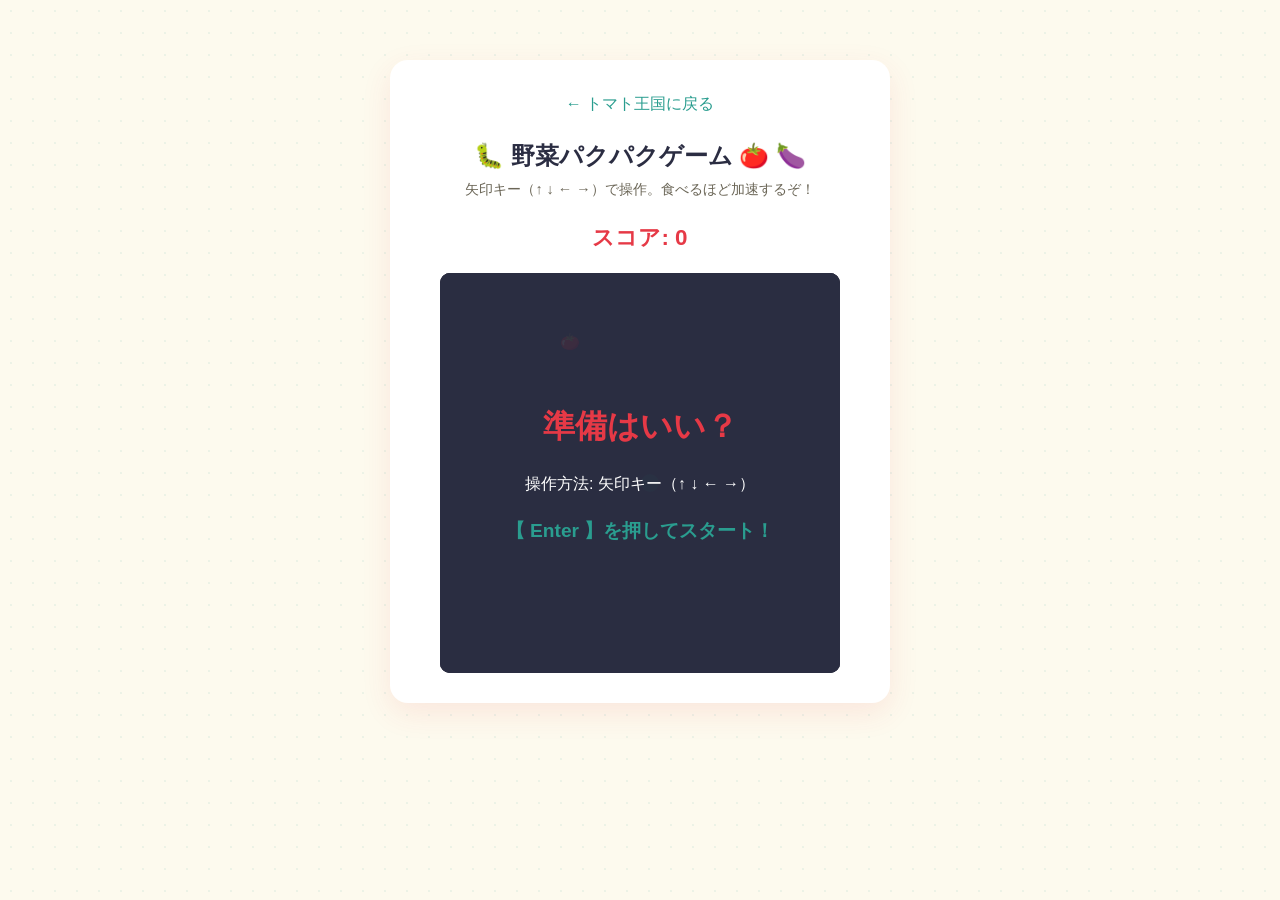
<file: game.html>
<!DOCTYPE html>
<html lang="ja">
<head>
    <meta charset="UTF-8">
    <meta name="viewport" content="width=device-width, initial-scale=1.0">
    <title>野菜パクパクゲーム 🍅 🍆</title>
    <link rel="stylesheet" href="style.css">
    <style>
        /* ゲーム画面専用の追加レイアウト */
        .game-page-container {
            max-width: 500px;
            margin: 40px auto;
            text-align: center;
            background: var(--card-bg);
            padding: 30px;
            border-radius: var(--radius);
            box-shadow: var(--shadow);
        }
        .game-instruction {
            font-size: 0.9rem;
            color: #6b6657;
            margin-bottom: 15px;
        }
        .score-board {
            font-size: 1.4rem;
            font-weight: bold;
            color: var(--primary-color);
            margin-bottom: 15px;
        }
        .canvas-wrapper {
            position: relative;
            width: 400px;
            height: 400px;
            margin: 0 auto;
        }
        #gameCanvas {
            background: #2b2d42;
            border-radius: 10px;
            display: block;
            box-shadow: inset 0 0 20px rgba(0,0,0,0.5);
        }
        /* スタート画面とゲームオーバー画面の共通スタイル */
        .game-screen-overlay {
            display: flex;
            position: absolute;
            top: 0; left: 0; width: 100%; height: 100%;
            background: rgba(43, 45, 66, 0.92);
            border-radius: 10px;
            color: #fff;
            flex-direction: column;
            justify-content: center;
            align-items: center;
            gap: 15px;
            padding: 20px;
        }
        .game-screen-overlay h3 {
            font-size: 2rem;
            color: var(--primary-color);
        }
        .start-msg {
            font-size: 1.2rem;
            color: #2a9d8f;
            font-weight: bold;
            animation: blink 1.2s infinite;
        }
        @keyframes blink {
            0%, 100% { opacity: 1; }
            50% { opacity: 0.3; }
        }
    </style>
</head>
<body>

    <div class="game-page-container">
        <a href="index.html" class="back-link" style="margin-left: 0; display: inline-block; margin-bottom: 15px;">← トマト王国に戻る</a>
        
        <h2>🐛 野菜パクパクゲーム 🍅 🍆</h2>
        <p class="game-instruction">矢印キー（↑ ↓ ← →）で操作。食べるほど加速するぞ！</p>
        
        <div class="score-board">
            スコア: <span id="game-score">0</span>
        </div>
        
        <div class="canvas-wrapper">
            <canvas id="gameCanvas" width="400" height="400"></canvas>
            
            <div id="game-start-screen" class="game-screen-overlay">
                <h3>準備はいい？</h3>
                <p>操作方法: 矢印キー（↑ ↓ ← →）</p>
                <p class="start-msg">【 Enter 】を押してスタート！</p>
            </div>

            <div id="game-over-screen" class="game-screen-overlay" style="display: none;">
                <h3>ゲームオーバー！</h3>
                <p>スコア: <span id="final-score">0</span></p>
                <p class="start-msg">【 Enter 】でもう一度遊ぶ</p>
                <button id="restart-game-btn" class="btn">もう一度遊ぶ</button>
            </div>
        </div>
    </div>

    <script>
        const canvas = document.getElementById('gameCanvas');
        const ctx = canvas.getContext('2d');
        const scoreEl = document.getElementById('game-score');
        const finalScoreEl = document.getElementById('final-score');
        const startScreen = document.getElementById('game-start-screen');
        const gameOverScreen = document.getElementById('game-over-screen');
        const restartBtn = document.getElementById('restart-game-btn');

        const gridSize = 20;
        const tileCount = canvas.width / gridSize;

        let snake, dx, dy, food, score, isGameOver;
        let isWaitingToStart = true; // スタート待機フラグ
        let currentSpeed; 
        let gameTimeoutId; 

        const START_SPEED = 400;  
        const MAX_SPEED = 200;     
        const SPEED_UP_STEP = 40; // 前回の調整をキープ（スコア100で前のスコア70の速さ）

        const emojis = ['🍅', '🍆', '🍅', '🍆'];

        // 最初に見せる画面（描画の初期化だけして待機）
        function showStartScreen() {
            isWaitingToStart = true;
            isGameOver = false;
            snake = [{x: 10, y: 10}];
            dx = 1; dy = 0;
            score = 0;
            currentSpeed = START_SPEED;
            scoreEl.innerText = score;
            startScreen.style.display = 'flex';
            gameOverScreen.style.display = 'none';
            spawnFood();
            drawGrid(); // 背景と最初の野菜だけ裏に描いておく
        }

        // 実際のゲーム開始処理
        function startGame() {
            isWaitingToStart = false;
            startScreen.style.display = 'none';
            gameOverScreen.style.display = 'none';
            if(gameTimeoutId) clearTimeout(gameTimeoutId);
            gameLoop();
        }

        function spawnFood() {
            food = {
                x: Math.floor(Math.random() * tileCount),
                y: Math.floor(Math.random() * tileCount),
                type: emojis[Math.floor(Math.random() * emojis.length)]
            };
            snake.forEach(part => {
                if(part.x === food.x && part.y === food.y) spawnFood();
            });
        }

        function gameLoop() {
            if (isGameOver || isWaitingToStart) return;
            updateGame();
            gameTimeoutId = setTimeout(gameLoop, currentSpeed);
        }

        function updateGame() {
            const head = {x: snake[0].x + dx, y: snake[0].y + dy};

            if (head.x < 0 || head.x >= tileCount || head.y < 0 || head.y >= tileCount || checkSelfCollision(head)) {
                endGame();
                return;
            }

            snake.unshift(head);

            if (head.x === food.x && head.y === food.y) {
                score += 10;
                scoreEl.innerText = score;
                if (currentSpeed > MAX_SPEED) {
                    currentSpeed -= SPEED_UP_STEP;
                }
                spawnFood();
            } else {
                snake.pop();
            }

            drawGrid();
        }

        function checkSelfCollision(head) {
            return snake.some((part, index) => index !== 0 && part.x === head.x && part.y === head.y);
        }

        function drawGrid() {
            ctx.fillStyle = '#2b2d42';
            ctx.fillRect(0, 0, canvas.width, canvas.height);

            // エサ
            ctx.font = "16px Arial";
            ctx.textAlign = "center";
            ctx.textBaseline = "middle";
            ctx.fillText(food.type, food.x * gridSize + gridSize/2, food.y * gridSize + gridSize/2);

            // ミミズ
            snake.forEach((part, index) => {
                ctx.fillStyle = index === 0 ? '#1a665b' : '#2a9d8f';
                ctx.beginPath();
                ctx.arc(part.x * gridSize + gridSize/2, part.y * gridSize + gridSize/2, gridSize/2 - 1, 0, Math.PI * 2);
                ctx.fill();
            });
        }

        function endGame() {
            isGameOver = true;
            clearTimeout(gameTimeoutId);
            finalScoreEl.innerText = score;
            gameOverScreen.style.display = 'flex';
        }

        // キー操作の受付
        window.addEventListener('keydown', e => {
            // Enterキーの処理
            if (e.key === 'Enter') {
                e.preventDefault();
                if (isWaitingToStart) {
                    startGame(); // スタート待機中ならゲーム開始
                } else if (isGameOver) {
                    showStartScreen(); // ゲームオーバーなら最初に戻る
                    startGame(); // そのまま開始
                }
                return;
            }

            // 矢印キーの処理（スクロール防止）
            if (['ArrowUp','ArrowDown','ArrowLeft','ArrowRight'].includes(e.key)) {
                e.preventDefault();
            }

            // ゲーム待機中・終了後は矢印入力を受け付けない
            if (isWaitingToStart || isGameOver) return;

            switch(e.key) {
                case 'ArrowUp':    if (dy === 0) { dx = 0; dy = -1; } break;
                case 'ArrowDown':  if (dy === 0) { dx = 0; dy = 1; } break;
                case 'ArrowLeft':  if (dx === 0) { dx = -1; dy = 0; } break;
                case 'ArrowRight': if (dx === 0) { dx = 1; dy = 0; } break;
            }
        });

        restartBtn.addEventListener('click', () => {
            showStartScreen();
            startGame();
        });
        
        // ページを開いた時は待機画面を表示
        showStartScreen();
    </script>
</body>
</html>
</file>
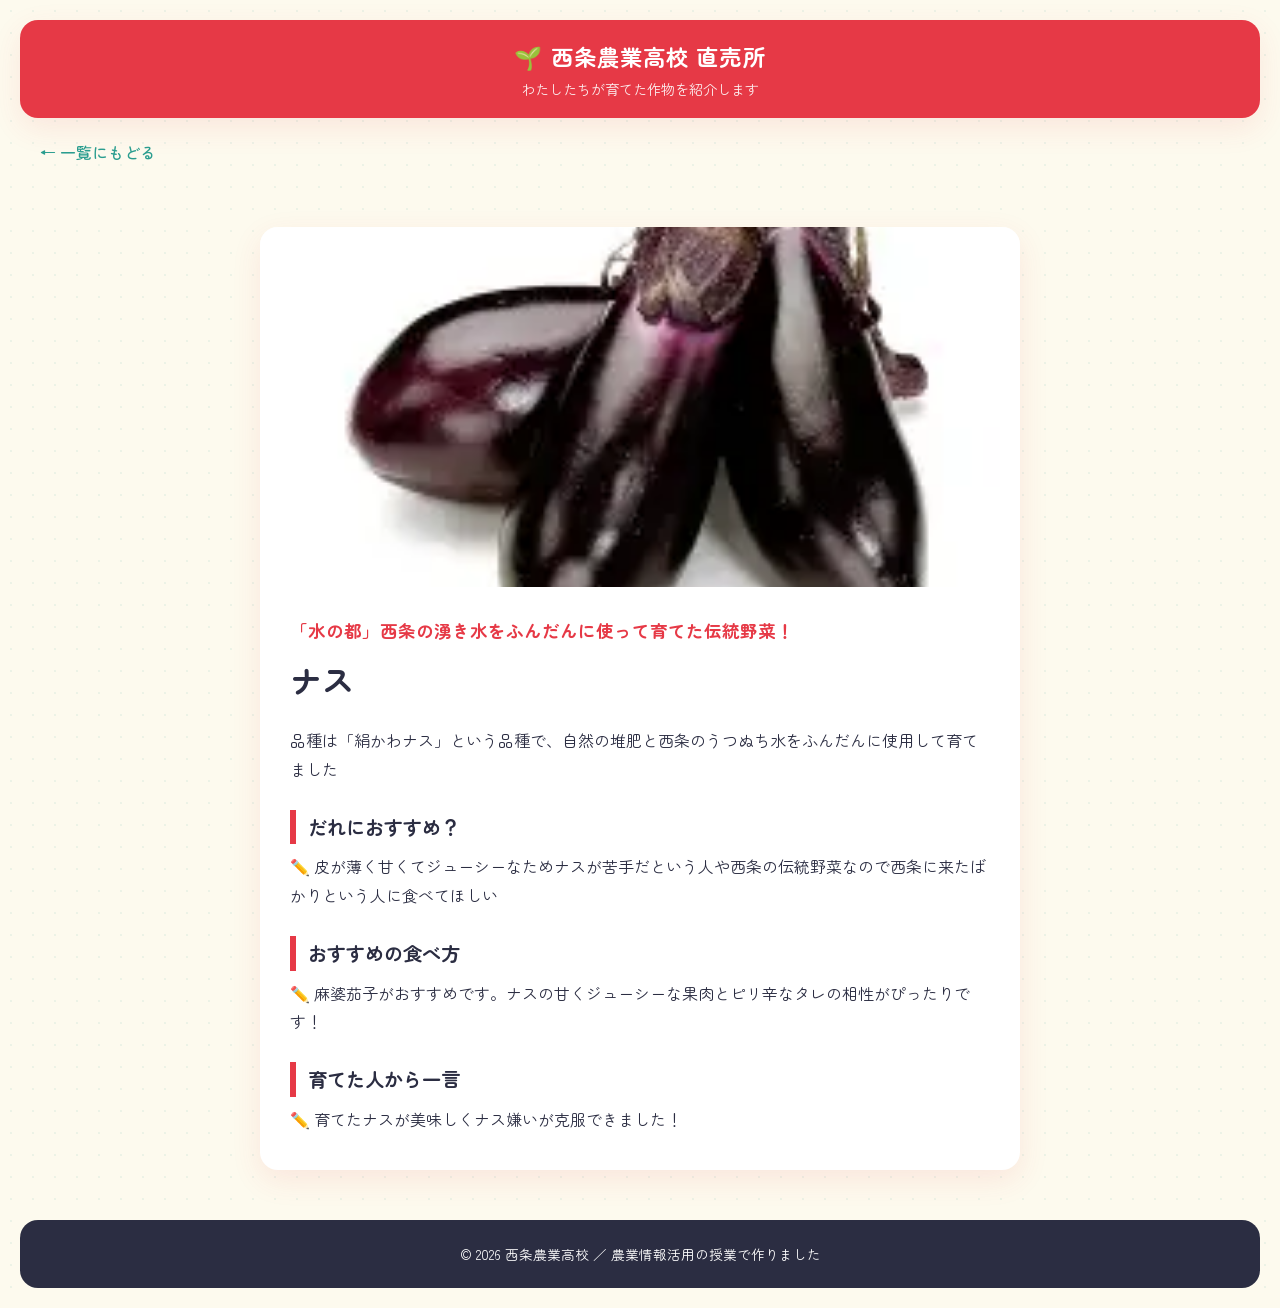
<file: template-product.html>
<!DOCTYPE html>
<!-- =========================================================
     template-product.html  ―― 作物ページの【空テンプレ】
     👤 担当：作物担当　塩崎来夢さん

     【使い方】
     1. このファイルをコピーして、名前を作物名にする
        例：piman.html / strawberry.html / negi.html
     2. ✏️ がついている所を、自分の言葉で書きかえる
     3. index.html のカードのリンク先を、作ったページ名に変える
     ※ ファイル名はローマ字・小文字・記号なしがおすすめ（例 cucumber.html）
     ========================================================= -->
<html lang="ja">
<head>
  <meta charset="UTF-8">
  <meta name="viewport" content="width=device-width, initial-scale=1.0">

  <!-- ✏️ タブに出る名前。「作物名 ｜ ○○農業高校 直売所」の形で -->
  <title>作物名 ｜ 西条農業高校 直売所</title>

  <link rel="stylesheet" href="style.css">
  <link rel="preconnect" href="https://fonts.googleapis.com">
  <link rel="preconnect" href="https://fonts.gstatic.com" crossorigin>
  <link href="https://fonts.googleapis.com/css2?family=Zen+Maru+Gothic:wght@400;500;700&display=swap" rel="stylesheet">
</head>

<body>

  <header class="site-header">
    <div class="farm-name">🌱 西条農業高校 直売所</div>
    <div class="farm-sub">わたしたちが育てた作物を紹介します</div>
  </header>

  <a class="back-link" href="index.html">← 一覧にもどる</a>

  <article class="product">

    <!-- ✏️ 写真：images/ フォルダに自分の写真を入れて、ファイル名をここに書く -->
    <img class="product-photo" src="images/nasu.jpg" alt="作物の写真">

    <div class="product-body">

      <!-- ✏️ キャッチコピー（思わず食べたくなる短い一言） -->
      <p class="catch">「水の都」西条の湧き水をふんだんに使って育てた伝統野菜！</p>

      <!-- ✏️ 作物の名前 -->
      <h1>ナス</h1>

      <!-- ✏️ どんな作物か（品種・育て方の工夫など） -->
      <p>
        品種は「絹かわナス」という品種で、自然の堆肥と西条のうつぬち水をふんだんに使用して育てました
      </p>

      <!-- ▼ 考えるポイント①：だれに買ってほしい？ -->
      <h2>だれにおすすめ？</h2>
      <p>
        ✏️ 皮が薄く甘くてジューシーなためナスが苦手だという人や西条の伝統野菜なので西条に来たばかりという人に食べてほしい
      </p>

      <!-- ▼ 考えるポイント②：どう食べるとおいしい？ -->
      <h2>おすすめの食べ方</h2>
      <p>
        ✏️ 麻婆茄子がおすすめです。ナスの甘くジューシーな果肉とピリ辛なタレの相性がぴったりです！
      </p>

      <!-- ▼ 考えるポイント③：育てた人の気持ち -->
      <h2>育てた人から一言</h2>
      <p>
        ✏️ 育てたナスが美味しくナス嫌いが克服できました！
      </p>

    </div>
  </article>

  <footer class="site-footer">
    © 2026 西条農業高校 ／ 農業情報活用の授業で作りました
  </footer>

</body>
</html>
</file>
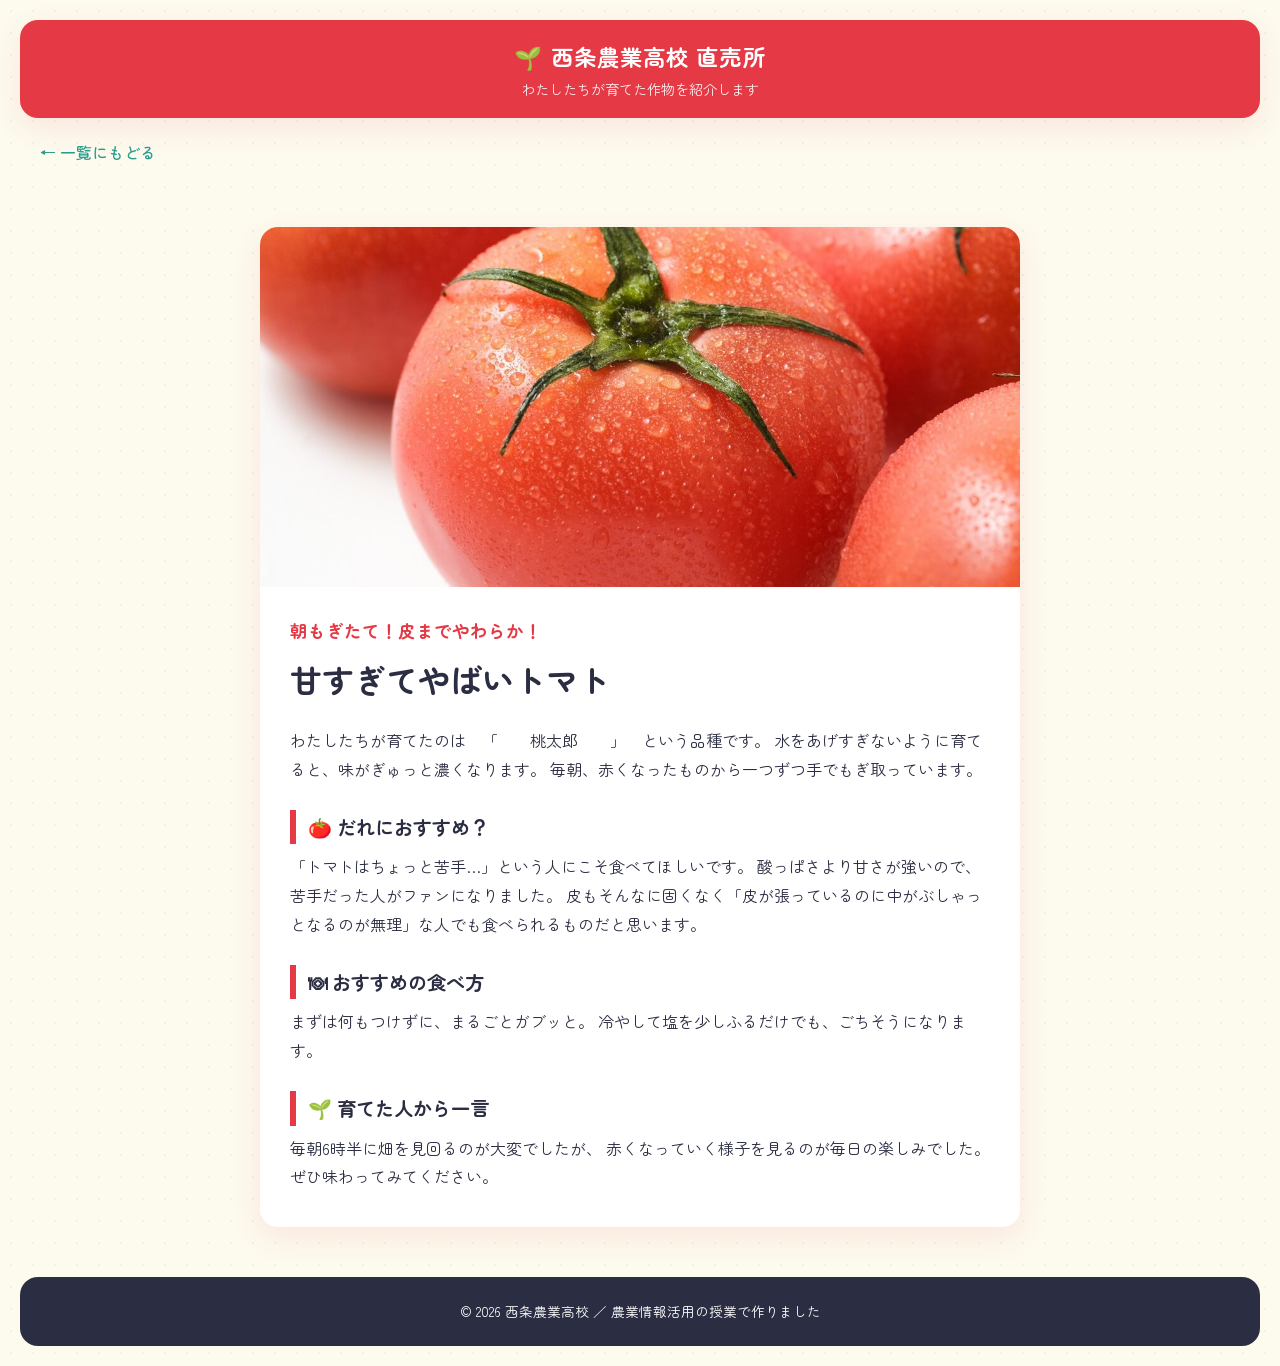
<file: tomato.html>
<!DOCTYPE html>
<!-- =========================================================
     tomato.html  ―― 作物ページの【完成見本】
     👤 担当：作物担当（　松本愛美　）さん

     これは「こんなふうに作ればいいよ」という見本ページです。
     自分の作物ページを作るときは template-product.html をコピーして使ってね。
     （このページはまねする手本として残しておこう）
     ========================================================= -->
<html lang="ja">
<head>
  <meta charset="UTF-8">
  <meta name="viewport" content="width=device-width, initial-scale=1.0">
  <title>甘すぎてやばいトマト！！！ ｜ 西条農業高校 直売所</title>
  <link rel="stylesheet" href="style.css">
  <link rel="preconnect" href="https://fonts.googleapis.com">
  <link rel="preconnect" href="https://fonts.gstatic.com" crossorigin>
  <link href="https://fonts.googleapis.com/css2?family=Zen+Maru+Gothic:wght@400;500;700&display=swap" rel="stylesheet">
</head>

<body>

  <header class="site-header">
    <div class="farm-name">🌱 西条農業高校 直売所</div>
    <div class="farm-sub">わたしたちが育てた作物を紹介します</div>
  </header>

  <!-- トップページに戻るリンク -->
  <a class="back-link" href="index.html">← 一覧にもどる</a>

  <!-- ▼ 作物の本体 -->
  <article class="product">
    <img class="product-photo" src="images/tomato.jpg" alt="完熟トマト">
    <div class="product-body">

      <p class="catch">朝もぎたて！皮までやわらか！</p>
      <h1>甘すぎてやばいトマト</h1>

      <p>
        わたしたちが育てたのは　「　　桃太郎　　」　という品種です。
        水をあげすぎないように育てると、味がぎゅっと濃くなります。
        毎朝、赤くなったものから一つずつ手でもぎ取っています。
      </p>

      <h2>🍅 だれにおすすめ？</h2>
      <p>
        「トマトはちょっと苦手…」という人にこそ食べてほしいです。
        酸っぱさより甘さが強いので、苦手だった人がファンになりました。
           皮もそんなに固くなく「皮が張っているのに中がぶしゃっとなるのが無理」な人でも食べられるものだと思います。
      </p>

      <h2>🍽 おすすめの食べ方</h2>
      <p>
        まずは何もつけずに、まるごとガブッと。
        冷やして塩を少しふるだけでも、ごちそうになります。
      </p>

      <h2>🌱 育てた人から一言</h2>
      <p>
        毎朝6時半に畑を見回るのが大変でしたが、
        赤くなっていく様子を見るのが毎日の楽しみでした。
        ぜひ味わってみてください。
      </p>

    </div>
  </article>

  <footer class="site-footer">
    © 2026 西条農業高校 ／ 農業情報活用の授業で作りました
  </footer>

</body>
</html>
</file>
<file: style.css>
/* =========================================================
   1. テーマカラーの設定（トマト色・一括管理）
   ========================================================= */
:root {
    --primary-color: #e63946;    /* トマトの鮮やかな赤 */
    --accent-color: #2a9d8f;     /* ヘタの新鮮な緑 */
    --bg-color: #fdfaee;         /* 優しいクリーム色の背景 */
    --text-color: #2b2d42;       /* 読みやすい濃いグレー */
    --card-bg: #ffffff;          /* カードの白 */
    --radius: 18px;              /* 角の丸み */
    --shadow: 0 10px 30px rgba(230, 57, 70, 0.1); /* トマト色に合わせた柔らかい影 */
}

/* =========================================================
   2. 全体・ベースの設定
   ========================================================= */
* {
    margin: 0;
    padding: 0;
    box-sizing: border-box;
}

body {
    font-family: "Zen Maru Gothic", 'Helvetica Neue', Arial, sans-serif;
    background-color: var(--bg-color);
    color: var(--text-color);
    line-height: 1.8;
    padding: 20px;
    /* 背景にうっすら緑のドット模様（トマト畑のイメージ） */
    background-image: radial-gradient(rgba(42, 157, 143, 0.08) 1px, transparent 1px);
    background-size: 22px 22px;
}

img {
    max-width: 100%;
    display: block;
}

a {
    color: var(--accent-color);
}

/* 中身を中央にそろえる共通の箱 */
.container {
    max-width: 960px;
    margin: 0 auto;
    padding: 0 20px;
}

.center-text {
    text-align: center;
}

/* =========================================================
   3. ヘッダー（全ページ共通の上の帯）
   ========================================================= */
.site-header {
    background-color: var(--primary-color); /* ヘッダーをトマトの赤に */
    color: #fff;
    padding: 16px 24px;
    text-align: center;
    border-radius: var(--radius);
    margin-bottom: 20px;
    box-shadow: var(--shadow);
}

.site-header .farm-name {
    font-size: 1.4rem;
    font-weight: 700;
    letter-spacing: 0.05em;
}

.site-header .farm-sub {
    font-size: 0.9rem;
    opacity: 0.9;
}

/* =========================================================
   4. トップページの「ヒーロー」（一番上の大きな写真）
   ========================================================= */
.hero {
    position: relative;
    margin: 24px auto;
    max-width: 660px;
    border-radius: var(--radius);
    overflow: hidden;
    box-shadow: var(--shadow);
}

.hero img {
    width: 100%;
    height: 320px;
    object-fit: cover;
    transition: transform 0.5s ease;
}

/* ヒーロー画像も少しだけ動くと楽しい */
.hero:hover img {
    transform: scale(1.03);
}

.hero .hero-text {
    position: absolute;
    left: 28px;
    bottom: 24px;
    color: #fff;
    text-shadow: 0 2px 8px rgba(0, 0, 0, 0.5);
    z-index: 2;
}

.hero .hero-text h1 {
    font-size: 2rem;
}

/* 画像の上にうっすら黒い影を敷いて文字を読みやすくする */
.hero::after {
    content: '';
    position: absolute;
    top: 0; left: 0; width: 100%; height: 100%;
    background: linear-gradient(to top, rgba(0,0,0,0.5) 0%, transparent 60%);
    pointer-events: none;
}

/* =========================================================
   5. セクションの見出し
   ========================================================= */
.section-title {
    text-align: center;
    color: var(--text-color);
    font-size: 1.6rem;
    margin: 40px 0 8px;
}

.section-title::after {
    content: "";
    display: block;
    width: 56px;
    height: 4px;
    background: var(--primary-color); /* 下線をトマトの赤に */
    border-radius: 2px;
    margin: 10px auto 0;
}

.lead {
    text-align: center;
    color: #6b6657;
    margin-bottom: 24px;
}

/* =========================================================
   6. トップページの商品カード（クリックで各ページへ）
   ========================================================= */
.card-grid {
    display: grid;
    grid-template-columns: repeat(auto-fill, minmax(240px, 1fr));
    gap: 22px;
    margin: 20px 0 60px;
}

.card {
    background: var(--card-bg);
    border-radius: var(--radius);
    overflow: hidden;
    box-shadow: var(--shadow);
    text-decoration: none;
    color: var(--text-color);
    transition: transform 0.2s ease, box-shadow 0.2s ease;
    display: flex;
    flex-direction: column; /* 高さを揃えるための設定 */
}

.card:hover {
    transform: translateY(-6px);            /* マウスを乗せると少し浮く */
    box-shadow: 0 16px 36px rgba(230, 57, 70, 0.2); /* ホバー時はトマト色の影に */
}

.card img {
    width: 100%;
    height: 180px;
    object-fit: cover;
    transition: transform 0.3s ease;
}

.card:hover img {
    transform: scale(1.05);                 /* マウスホバーで画像が少し拡大 */
}

.card .card-body {
    padding: 14px 18px 20px;
    flex-grow: 1;                           /* 中身が短くてもカードの下まで引き伸ばす */
}

.card .card-body h3 {
    color: var(--accent-color);             /* ヘタの新鮮な緑 */
    font-size: 1.2rem;
    margin-bottom: 6px;
}

.card .card-body p {
    font-size: 0.92rem;
    color: #6b6657;
}

.card .tag {
    display: inline-block;
    background: var(--primary-color);       /* トマトの赤 */
    color: #fff;
    font-size: 0.75rem;
    padding: 2px 10px;
    border-radius: 999px;
    margin-bottom: 6px;
}

/* =========================================================
   7. 商品ページ（tomato.html など 1作物のページ）
   ========================================================= */
.product {
    background: var(--card-bg);
    max-width: 760px;
    margin: 30px auto 50px;
    border-radius: var(--radius);
    overflow: hidden;
    box-shadow: var(--shadow);
}

.product .product-photo {
    width: 100%;
    height: 360px;
    object-fit: cover;
}

.product .product-body {
    padding: 28px 30px 36px;
}

.product .catch {
    color: var(--primary-color);           /* トマトの赤 */
    font-weight: 700;
    font-size: 1.1rem;
}

.product h1 {
    color: var(--text-color);
    font-size: 2rem;
    margin: 4px 0 18px;
}

/* 「だれに / おすすめの食べ方」などの小見出し */
.product h2 {
    color: var(--text-color);
    font-size: 1.2rem;
    border-left: 6px solid var(--primary-color); /* 左側の縦線をトマトの赤に */
    padding-left: 12px;
    margin: 26px 0 8px;
}

.back-link {
    display: inline-block;
    margin: 0 0 30px 20px;
    color: var(--accent-color);             /* ヘタの緑 */
    text-decoration: none;
    font-weight: 500;
}

.back-link:hover {
    text-decoration: underline;
}

/* =========================================================
   8. フッター（全ページ共通の下の帯）
   ========================================================= */
.site-footer {
    background: var(--text-color);          /* 濃いグレー */
    color: #fff;
    text-align: center;
    padding: 22px;
    font-size: 0.85rem;
    margin-top: 40px;
    border-radius: var(--radius);
}

/* =========================================================
   9. スマホ向けの調整
   ========================================================= */
@media (max-width: 600px) {
    body {
        padding: 10px;
    }
    .hero img { 
        height: 220px; 
    }
    .hero .hero-text h1 { 
        font-size: 1.4rem; 
    }
    .product .product-photo { 
        height: 240px; 
    }
    .product .product-body {
        padding: 20px 16px 24px;            /* 画面が狭いときは余白を詰めて読みやすく */
    }
}
/* =========================================================
   トマトとナスが降るアニメーションの設定
   ========================================================= */
@keyframes fall {
    0% {
        top: -50px;
        opacity: 0;
    }
    10% {
        opacity: 1; /* 画面に入ったらパッと見えるように */
    }
    100% {
        top: 105vh; /* 画面の一番下まで落ちる */
    }
}

@keyframes spin {
    0% {
        transform: rotate(0deg);
    }
    100% {
        transform: rotate(360deg); /* 1周くるくる回る */
    }
}
/* =========================================================
   ミミズゲームのポップアップデザイン
   ========================================================= */
.game-overlay {
    display: none; /* 最初は隠しておく */
    position: fixed;
    top: 0; left: 0; width: 100%; height: 100%;
    background: rgba(0, 0, 0, 0.7);
    z-index: 10000; /* 野菜が降るコード(9999)より手前に表示 */
    justify-content: center;
    align-items: center;
}

.game-modal {
    background: var(--bg-color);
    padding: 30px;
    border-radius: var(--radius);
    box-shadow: 0 20px 50px rgba(0,0,0,0.3);
    text-align: center;
    position: relative;
    max-width: 460px;
    width: 90%;
}

.close-btn {
    position: absolute;
    top: 10px; right: 15px;
    background: none; border: none;
    font-size: 2rem; color: var(--text-color);
    cursor: pointer;
}

.game-instruction {
    font-size: 0.85rem; color: #6b6657; margin-bottom: 10px;
}

.score-board {
    font-size: 1.2rem; font-weight: bold; color: var(--primary-color); margin-bottom: 15px;
}

.canvas-wrapper {
    position: relative;
    width: 400px; height: 400px;
    margin: 0 auto;
    max-width: 100%;
}

#gameCanvas {
    background: #2b2d42; /* ゲーム画面の背景（濃いグレー） */
    border-radius: 10px;
    display: block;
    max-width: 100%;
    box-shadow: inset 0 0 20px rgba(0,0,0,0.5);
}

.game-over-screen {
    display: none;
    position: absolute;
    top: 0; left: 0; width: 100%; height: 100%;
    background: rgba(43, 45, 66, 0.85);
    border-radius: 10px;
    color: #fff;
    flex-direction: column;
    justify-content: center;
    align-items: center;
    gap: 15px;
}

.game-over-screen h3 { font-size: 2rem; color: var(--primary-color); }
</file>
